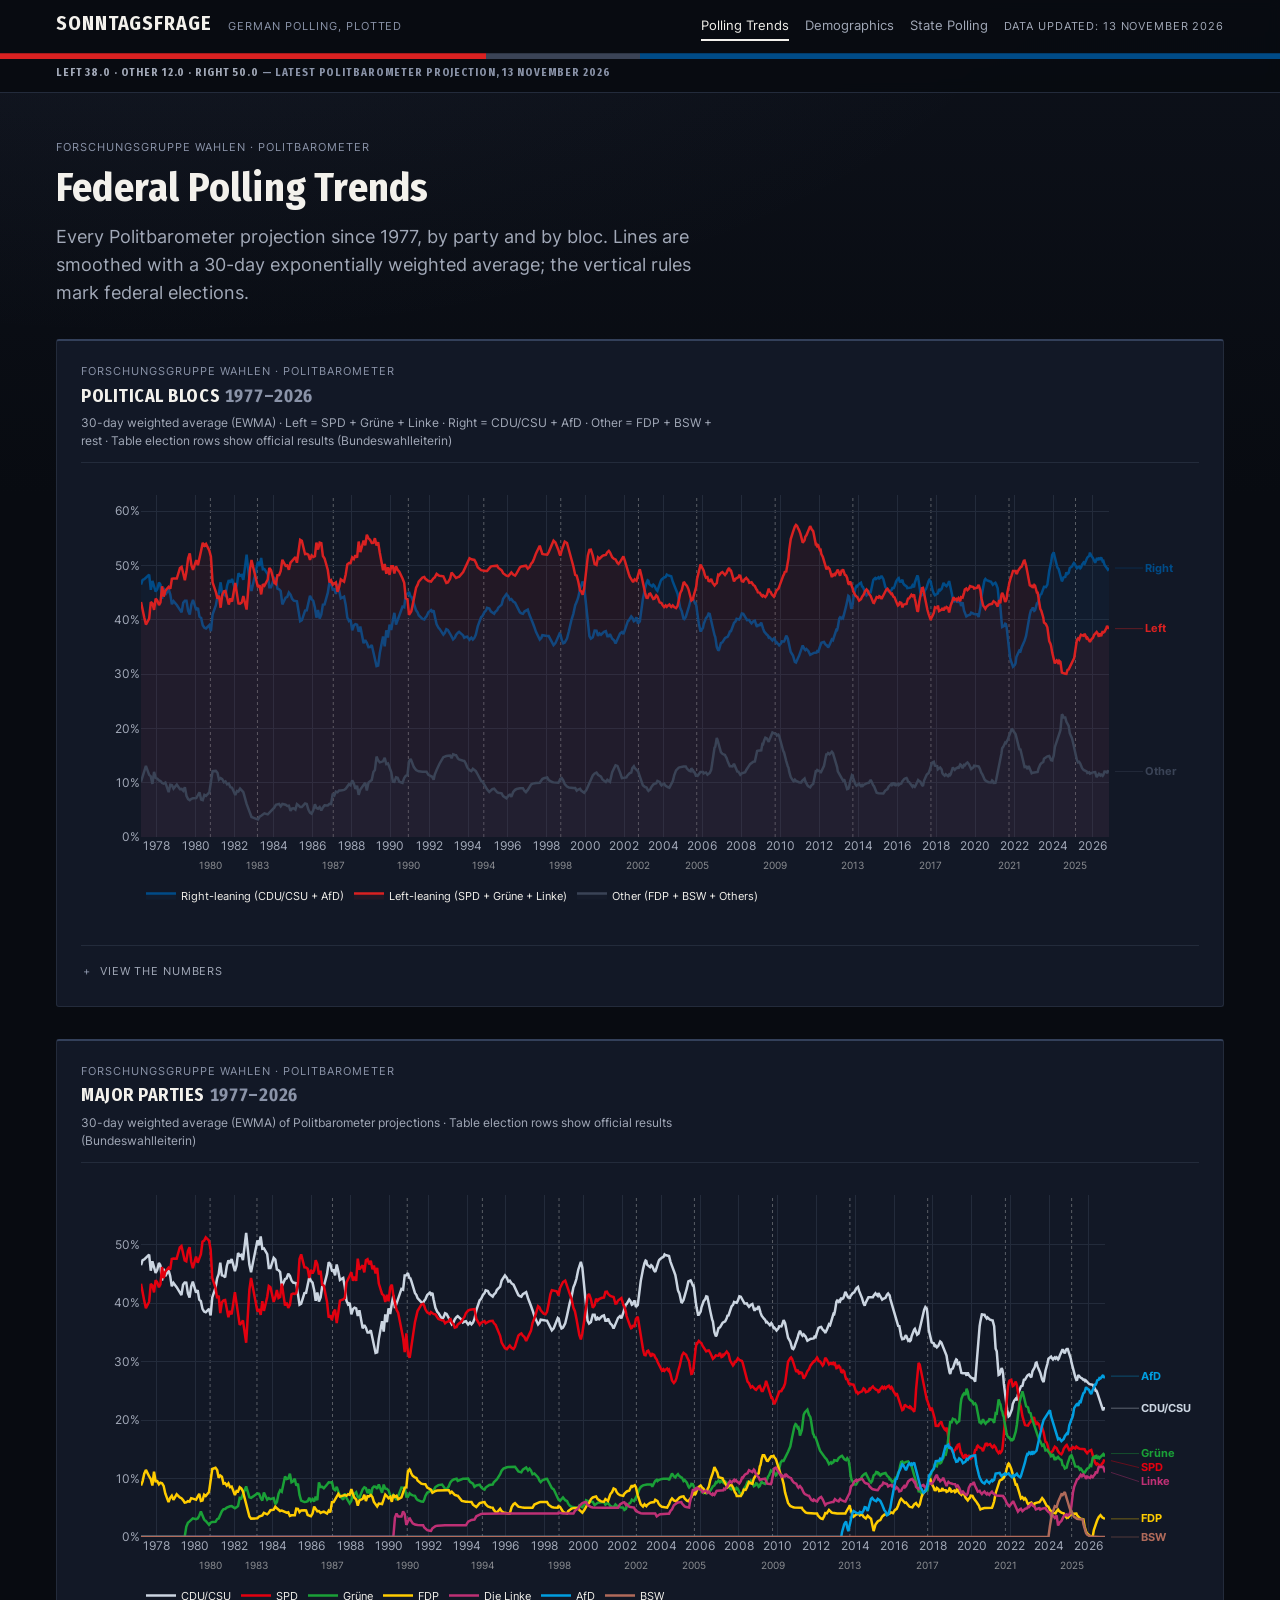
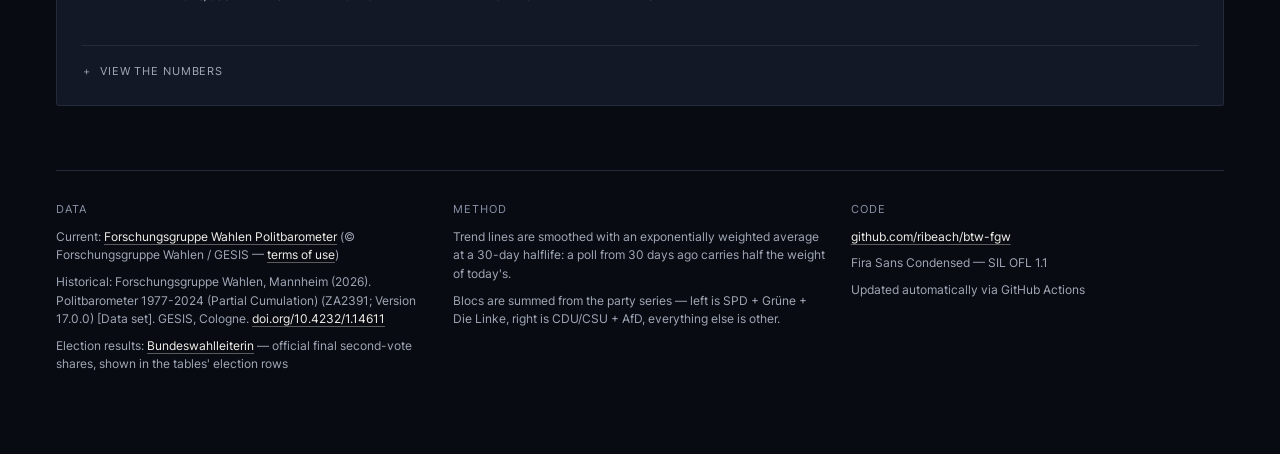
<file: docs/index.html>
<!DOCTYPE html>
<html lang="en">
<head>
  <meta charset="UTF-8">
  <meta name="viewport" content="width=device-width, initial-scale=1.0">
  <title>Federal Polling Trends — Sonntagsfrage</title>
  <meta name="description" content="Every Politbarometer projection from Forschungsgruppe Wahlen, plotted by party and by political bloc.">
  <meta name="theme-color" content="#080B11">
  <link rel="icon" href="favicon.svg" type="image/svg+xml">
  <meta property="og:site_name" content="Sonntagsfrage">
  <meta property="og:type" content="website">
  <meta property="og:title" content="Federal Polling Trends">
  <meta property="og:description" content="Every Politbarometer projection from Forschungsgruppe Wahlen, plotted by party and by political bloc.">
  <meta name="twitter:card" content="summary">
  <link rel="preload" as="font" type="font/woff2" crossorigin href="fonts/fira-sans-condensed-700.woff2">
  <link rel="stylesheet" href="css/style.css">
  <script src="js/vendor/plotly.min.js"></script>
</head>
<body>
  <a class="skip-link" href="#main">Skip to content</a>

  <header class="site-header">
    <div class="site-header__inner">
      <a class="wordmark" href="index.html">Sonntagsfrage</a>
      <span class="wordmark-tag">German polling, plotted</span>
      <nav class="site-nav" aria-label="Primary">
        <a href="index.html" aria-current="page">Polling Trends</a>
        <a href="demographics.html">Demographics</a>
        <a href="state-polling.html">State Polling</a>
      </nav>
      <div id="status" class="stamp" role="status" aria-live="polite">
        <span class="spinner"></span> <span>Loading…</span>
      </div>
    </div>
    <div class="spectrum" id="spectrum" hidden></div>
    <p class="spectrum-readout" id="spectrum-readout" hidden></p>
  </header>

  <div class="container">
    <main id="main" tabindex="-1">
      <div class="page-head">
        <p class="eyebrow">Forschungsgruppe Wahlen · Politbarometer</p>
        <h1 class="page-title">Federal Polling Trends</h1>
        <p class="page-standfirst">Every Politbarometer projection since 1977, by party and by bloc. Lines are smoothed with a 30-day exponentially weighted average; the vertical rules mark federal elections.</p>
      </div>

      <div id="error" role="alert"></div>

      <figure class="chart-container" aria-describedby="blocks-data">
        <figcaption class="panel-head">
          <p class="eyebrow">Forschungsgruppe Wahlen · Politbarometer</p>
          <h2 class="panel-title">Political blocs <span class="panel-title__range tnum" id="blocks-range"></span></h2>
          <p class="panel-note">30-day weighted average (EWMA) · Left = SPD + Grüne + Linke · Right = CDU/CSU + AfD · Other = FDP + BSW + rest · Table election rows show official results (Bundeswahlleiterin)</p>
        </figcaption>
        <div id="blocks-chart" role="img" aria-label="Line chart: polling support for the left, right and other political blocs over time, from Forschungsgruppe Wahlen"></div>
        <details class="chart-data" id="blocks-data">
          <summary>View the numbers</summary>
          <div class="chart-data__scroll">
            <table id="blocks-data-table"></table>
          </div>
        </details>
      </figure>

      <figure class="chart-container" aria-describedby="parties-data">
        <figcaption class="panel-head">
          <p class="eyebrow">Forschungsgruppe Wahlen · Politbarometer</p>
          <h2 class="panel-title">Major parties <span class="panel-title__range tnum" id="parties-range"></span></h2>
          <p class="panel-note">30-day weighted average (EWMA) of Politbarometer projections · Table election rows show official results (Bundeswahlleiterin)</p>
        </figcaption>
        <div id="parties-chart" role="img" aria-label="Line chart: polling support for the major German parties over time, from Forschungsgruppe Wahlen"></div>
        <details class="chart-data" id="parties-data">
          <summary>View the numbers</summary>
          <div class="chart-data__scroll">
            <table id="parties-data-table"></table>
          </div>
        </details>
      </figure>
    </main>

    <footer class="site-footer">
      <div class="footer-col">
        <p class="eyebrow">Data</p>
        <p>Current: <a href="https://www.forschungsgruppe.de/Umfragen/Politbarometer/Langzeitentwicklung_-_Themen_im_Ueberblick/Politik_I/#Projektion" target="_blank" rel="noopener">Forschungsgruppe Wahlen Politbarometer</a> (© Forschungsgruppe Wahlen / GESIS — <a href="https://www.gesis.org/en/institute/data-usage-terms" target="_blank" rel="noopener">terms of use</a>)</p>
        <p>Historical: <cite>Forschungsgruppe Wahlen, Mannheim (2026). <span lang="de">Politbarometer</span> 1977-2024 (Partial Cumulation) (ZA2391; Version 17.0.0) [Data set]. GESIS, Cologne.</cite> <a href="https://doi.org/10.4232/1.14611" target="_blank" rel="noopener">doi.org/10.4232/1.14611</a></p>
        <p>Election results: <a href="https://www.bundeswahlleiterin.de/bundestagswahlen/2025/ergebnisse.html" target="_blank" rel="noopener">Bundeswahlleiterin</a> — official final second-vote shares, shown in the tables' election rows</p>
      </div>
      <div class="footer-col">
        <p class="eyebrow">Method</p>
        <p>Trend lines are smoothed with an exponentially weighted average at a 30-day halflife: a poll from 30 days ago carries half the weight of today's.</p>
        <p>Blocs are summed from the party series — left is SPD + Grüne + Die Linke, right is CDU/CSU + AfD, everything else is other.</p>
      </div>
      <div class="footer-col">
        <p class="eyebrow">Code</p>
        <p><a href="https://github.com/ribeach/btw-fgw" target="_blank" rel="noopener">github.com/ribeach/btw-fgw</a></p>
        <p>Fira Sans Condensed — SIL OFL 1.1</p>
        <p>Updated automatically via GitHub Actions</p>
      </div>
    </footer>
  </div>

  <script type="module" src="js/main.js"></script>
</body>
</html>
</file>
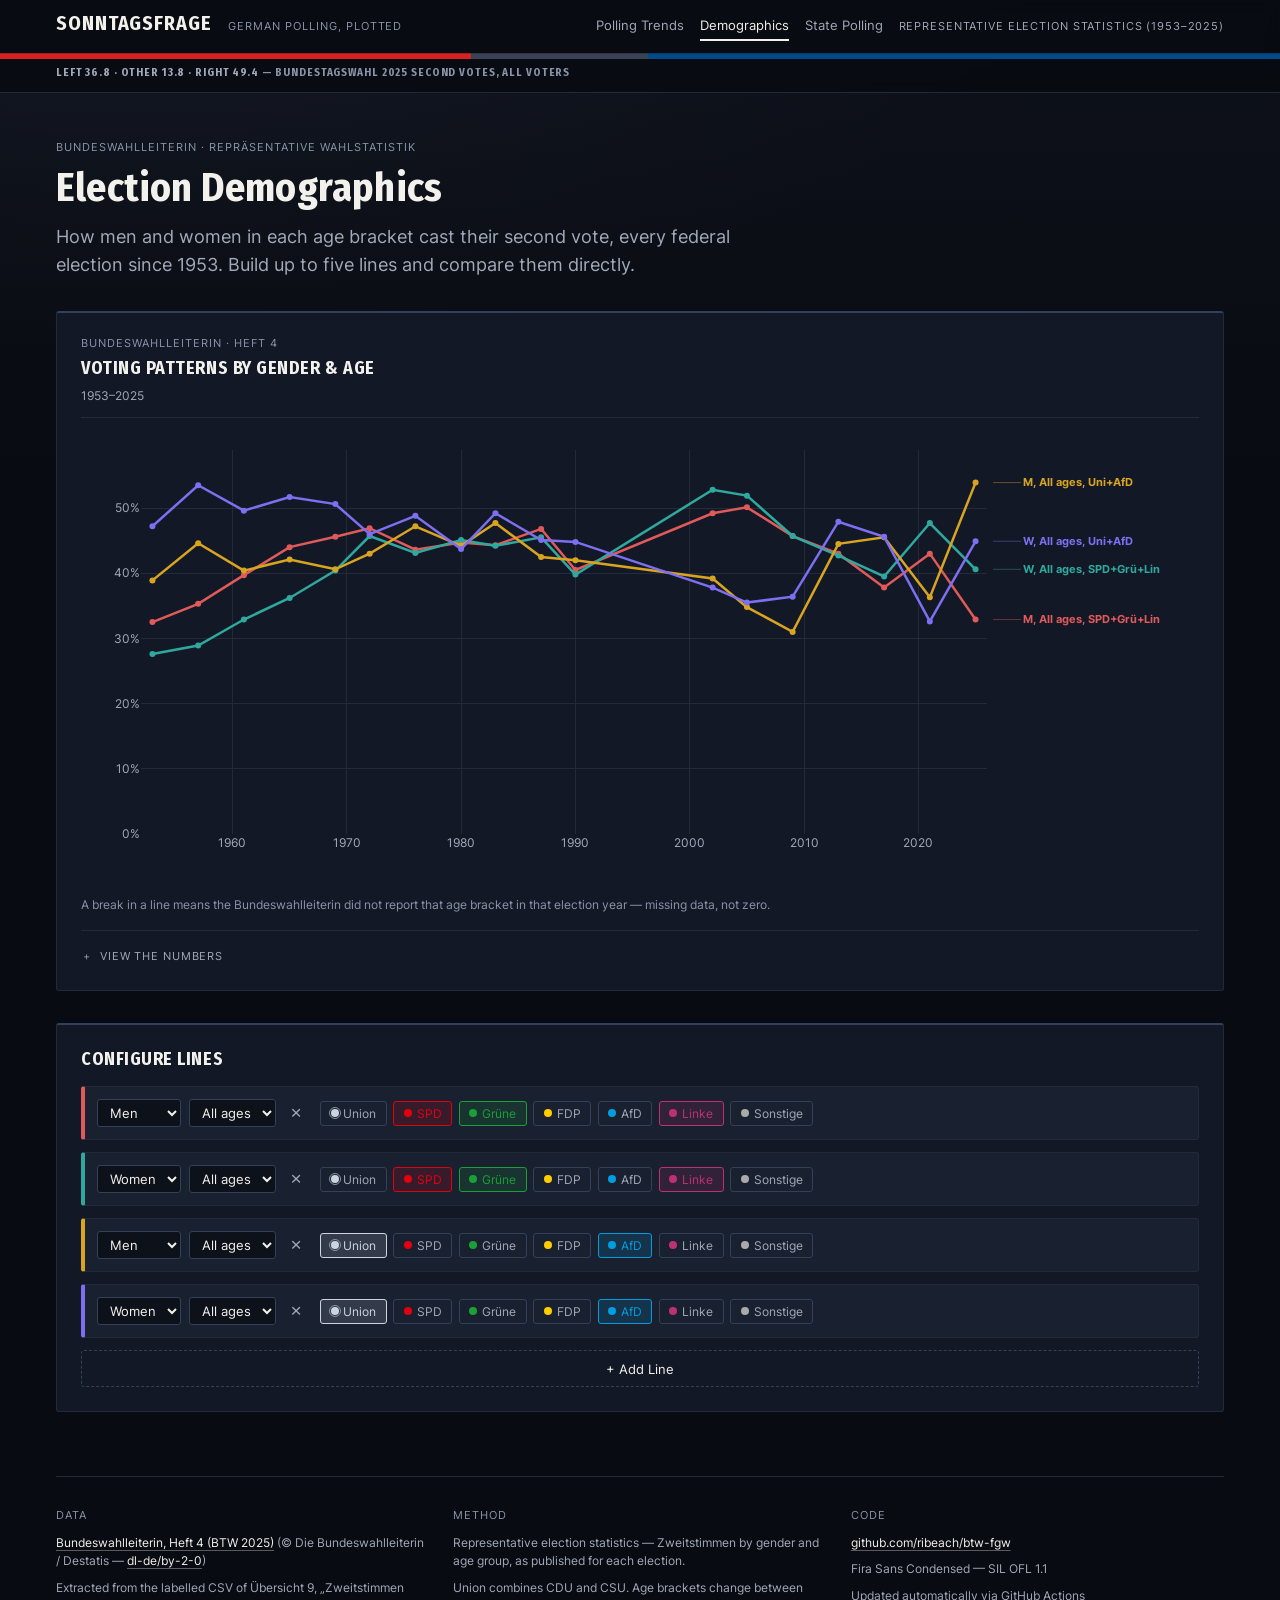
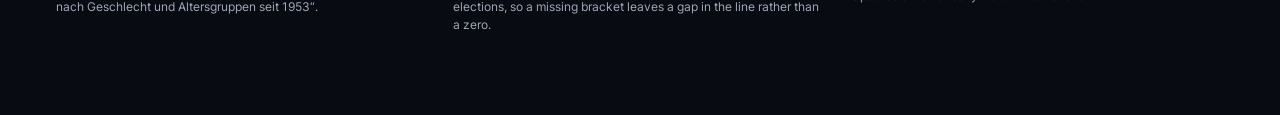
<file: docs/demographics.html>
<!DOCTYPE html>
<html lang="en">
<head>
  <meta charset="UTF-8">
  <meta name="viewport" content="width=device-width, initial-scale=1.0">
  <title>Election Demographics — Sonntagsfrage</title>
  <meta name="description" content="German federal election results by gender and age group — representative voting statistics since 1953.">
  <meta name="theme-color" content="#080B11">
  <link rel="icon" href="favicon.svg" type="image/svg+xml">
  <meta property="og:site_name" content="Sonntagsfrage">
  <meta property="og:type" content="website">
  <meta property="og:title" content="Election Demographics">
  <meta property="og:description" content="German federal election results by gender and age group — representative voting statistics since 1953.">
  <meta name="twitter:card" content="summary">
  <link rel="preload" as="font" type="font/woff2" crossorigin href="fonts/fira-sans-condensed-700.woff2">
  <link rel="stylesheet" href="css/style.css">
  <script src="js/vendor/plotly.min.js"></script>
</head>
<body class="demographics">
  <a class="skip-link" href="#main">Skip to content</a>

  <header class="site-header">
    <div class="site-header__inner">
      <a class="wordmark" href="index.html">Sonntagsfrage</a>
      <span class="wordmark-tag">German polling, plotted</span>
      <nav class="site-nav" aria-label="Primary">
        <a href="index.html">Polling Trends</a>
        <a href="demographics.html" aria-current="page">Demographics</a>
        <a href="state-polling.html">State Polling</a>
      </nav>
      <div id="status" class="stamp" role="status" aria-live="polite">
        <span class="spinner"></span> <span>Loading…</span>
      </div>
    </div>
    <div class="spectrum" id="spectrum" hidden></div>
    <p class="spectrum-readout" id="spectrum-readout" hidden></p>
  </header>

  <div class="container">
    <main id="main" tabindex="-1">
      <div class="page-head">
        <p class="eyebrow"><span lang="de">Bundeswahlleiterin</span> · <span lang="de">Repräsentative Wahlstatistik</span></p>
        <h1 class="page-title">Election Demographics</h1>
        <p class="page-standfirst">How men and women in each age bracket cast their second vote, every federal election since 1953. Build up to five lines and compare them directly.</p>
      </div>

      <div id="error" role="alert"></div>

      <figure class="chart-container" aria-describedby="demographics-data">
        <figcaption class="panel-head">
          <p class="eyebrow">Bundeswahlleiterin · Heft 4</p>
          <h2 class="panel-title">Voting patterns by gender &amp; age</h2>
          <p class="panel-note">1953–2025</p>
        </figcaption>
        <div id="demographics-chart" role="img" aria-label="Line chart: second-vote share by gender, age group and party at every federal election since 1953"></div>
        <p class="chart-footnote">A break in a line means the Bundeswahlleiterin did not report that age bracket in that election year — missing data, not zero.</p>
        <details class="chart-data" id="demographics-data">
          <summary>View the numbers</summary>
          <div class="chart-data__scroll">
            <div id="demographics-table-wrap"></div>
          </div>
        </details>
      </figure>

      <section class="selections-panel">
        <h2 class="panel-title">Configure lines</h2>
        <div id="selections-list"></div>
        <button id="add-selection" class="btn-add">+ Add Line</button>
      </section>
    </main>

    <footer class="site-footer">
      <div class="footer-col">
        <p class="eyebrow">Data</p>
        <p><a href="https://www.bundeswahlleiterin.de/bundestagswahlen/2025/publikationen.html" target="_blank" rel="noopener"><span lang="de">Bundeswahlleiterin, Heft 4</span> (BTW 2025)</a> (© <span lang="de">Die Bundeswahlleiterin</span> / Destatis — <a href="https://www.govdata.de/dl-de/by-2-0" target="_blank" rel="noopener">dl-de/by-2-0</a>)</p>
        <p>Extracted from the labelled CSV of <span lang="de">Übersicht 9, „Zweitstimmen nach Geschlecht und Altersgruppen seit 1953“</span>.</p>
      </div>
      <div class="footer-col">
        <p class="eyebrow">Method</p>
        <p>Representative election statistics — <span lang="de">Zweitstimmen</span> by gender and age group, as published for each election.</p>
        <p>Union combines CDU and CSU. Age brackets change between elections, so a missing bracket leaves a gap in the line rather than a zero.</p>
      </div>
      <div class="footer-col">
        <p class="eyebrow">Code</p>
        <p><a href="https://github.com/ribeach/btw-fgw" target="_blank" rel="noopener">github.com/ribeach/btw-fgw</a></p>
        <p>Fira Sans Condensed — SIL OFL 1.1</p>
        <p>Updated automatically via GitHub Actions</p>
      </div>
    </footer>
  </div>

  <script type="module" src="js/demographics-main.js"></script>
</body>
</html>
</file>
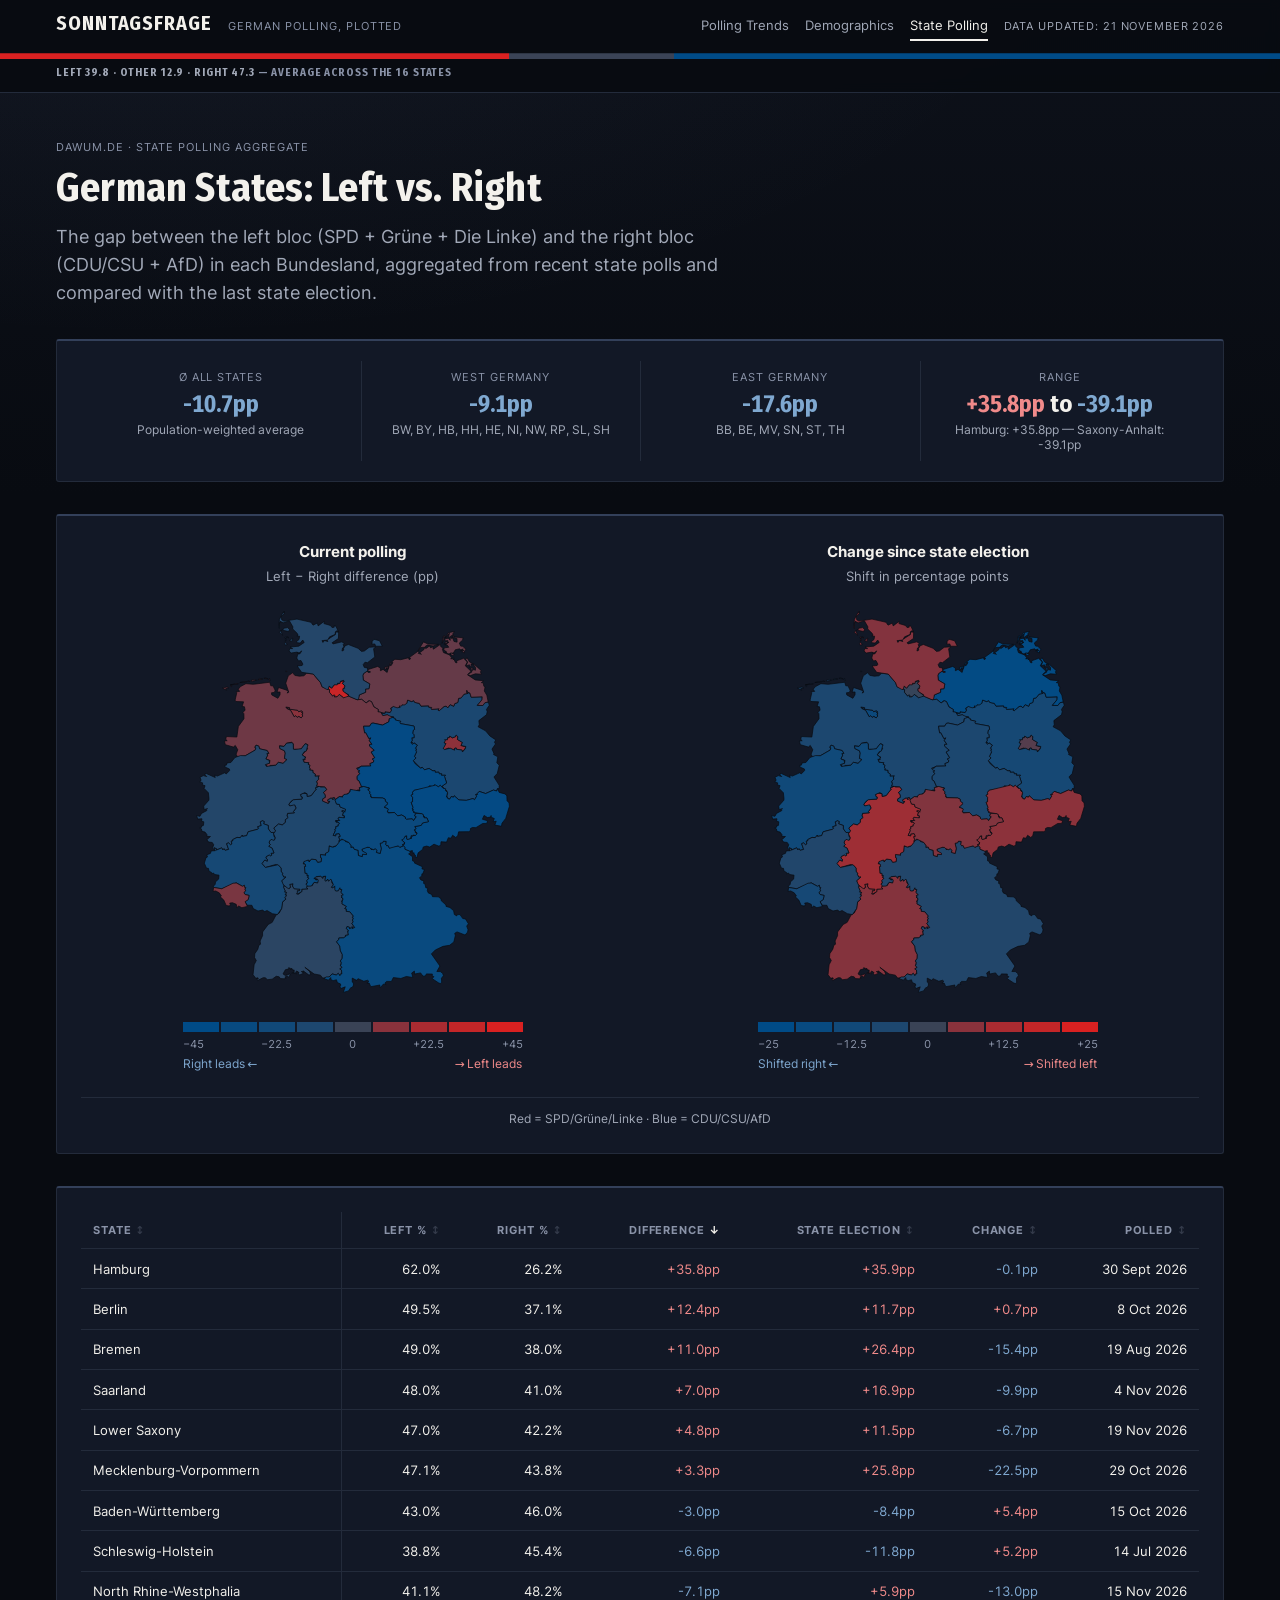
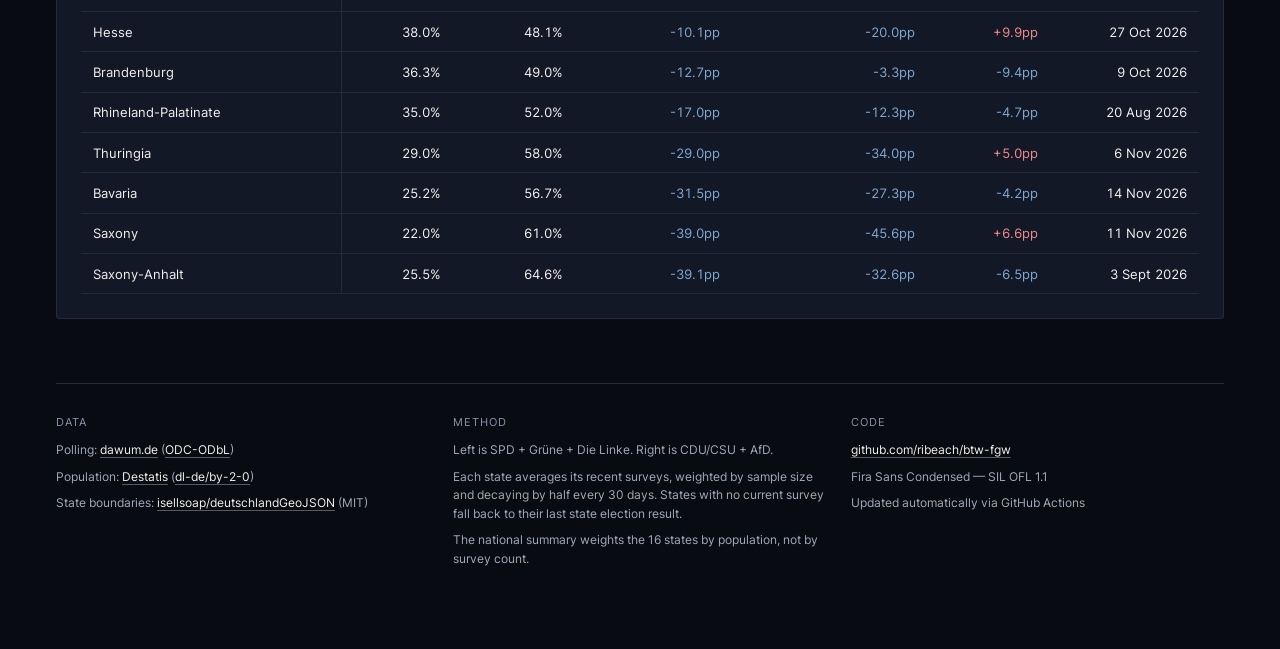
<file: docs/state-polling.html>
<!DOCTYPE html>
<html lang="en">
<head>
  <meta charset="UTF-8">
  <meta name="viewport" content="width=device-width, initial-scale=1.0">
  <title>German States: Left vs. Right — Sonntagsfrage</title>
  <meta name="description" content="Left–right difference (SPD + Grüne + Linke versus CDU/CSU + AfD) across the 16 German states, from current dawum.de polling.">
  <meta name="theme-color" content="#080B11">
  <link rel="icon" href="favicon.svg" type="image/svg+xml">
  <meta property="og:site_name" content="Sonntagsfrage">
  <meta property="og:type" content="website">
  <meta property="og:title" content="German States: Left vs. Right">
  <meta property="og:description" content="Left–right difference (SPD + Grüne + Linke versus CDU/CSU + AfD) across the 16 German states, from current dawum.de polling.">
  <meta name="twitter:card" content="summary">
  <link rel="preload" as="font" type="font/woff2" crossorigin href="fonts/fira-sans-condensed-700.woff2">
  <link rel="stylesheet" href="css/style.css">
</head>
<body class="state-polling">
  <a class="skip-link" href="#main">Skip to content</a>

  <header class="site-header">
    <div class="site-header__inner">
      <a class="wordmark" href="index.html">Sonntagsfrage</a>
      <span class="wordmark-tag">German polling, plotted</span>
      <nav class="site-nav" aria-label="Primary">
        <a href="index.html">Polling Trends</a>
        <a href="demographics.html">Demographics</a>
        <a href="state-polling.html" aria-current="page">State Polling</a>
      </nav>
      <div id="status" class="stamp" role="status" aria-live="polite">
        <span class="spinner"></span> <span>Loading…</span>
      </div>
    </div>
    <div class="spectrum" id="spectrum" hidden></div>
    <p class="spectrum-readout" id="spectrum-readout" hidden></p>
  </header>

  <div class="container">
    <main id="main" tabindex="-1">
      <div class="page-head">
        <p class="eyebrow">dawum.de · State polling aggregate</p>
        <h1 class="page-title">German States: Left vs. Right</h1>
        <p class="page-standfirst">The gap between the left bloc (SPD + Grüne + Die Linke) and the right bloc (CDU/CSU + AfD) in each Bundesland, aggregated from recent state polls and compared with the last state election.</p>
      </div>

      <div id="error" role="alert"></div>

      <div id="segment-bar" class="segment-bar chart-container"></div>

      <a class="skip-link" href="#table-container">Skip maps, go to the data table</a>

      <div class="maps-section chart-container">
        <div class="maps-grid">
          <div class="map-wrapper">
            <h2 class="map-title">Current polling</h2>
            <p class="map-subtitle">Left − Right difference (pp)</p>
            <div id="map-diff" class="map-container"></div>
          </div>
          <div class="map-wrapper">
            <h2 class="map-title">Change since state election</h2>
            <p class="map-subtitle">Shift in percentage points</p>
            <div id="map-change" class="map-container"></div>
          </div>
        </div>
        <p class="maps-key">Red = SPD/Grüne/Linke · Blue = CDU/CSU/AfD</p>
      </div>

      <div id="map-tooltip" class="map-tooltip" style="display:none;"></div>

      <div class="chart-container">
        <h2 class="visually-hidden">All states, sortable</h2>
        <div id="table-container" role="region" aria-label="All states, sortable data table"></div>
        <p id="table-footnote" class="table-footnote" hidden></p>
        <p id="table-sort-status" class="visually-hidden" role="status" aria-live="polite"></p>
      </div>
    </main>

    <footer class="site-footer">
      <div class="footer-col">
        <p class="eyebrow">Data</p>
        <p>Polling: <a href="https://dawum.de" target="_blank" rel="noopener">dawum.de</a> (<a href="https://opendatacommons.org/licenses/odbl/1.0/" target="_blank" rel="noopener">ODC-ODbL</a>)</p>
        <p>Population: <a href="https://www.destatis.de" target="_blank" rel="noopener">Destatis</a> (<a href="https://www.govdata.de/dl-de/by-2-0" target="_blank" rel="noopener">dl-de/by-2-0</a>)</p>
        <p>State boundaries: <a href="https://github.com/isellsoap/deutschlandGeoJSON" target="_blank" rel="noopener">isellsoap/deutschlandGeoJSON</a> (MIT)</p>
      </div>
      <div class="footer-col">
        <p class="eyebrow">Method</p>
        <p>Left is SPD + Grüne + Die Linke. Right is CDU/CSU + AfD.</p>
        <p>Each state averages its recent surveys, weighted by sample size and decaying by half every 30 days. States with no current survey fall back to their last state election result.</p>
        <p>The national summary weights the 16 states by population, not by survey count.</p>
      </div>
      <div class="footer-col">
        <p class="eyebrow">Code</p>
        <p><a href="https://github.com/ribeach/btw-fgw" target="_blank" rel="noopener">github.com/ribeach/btw-fgw</a></p>
        <p>Fira Sans Condensed — SIL OFL 1.1</p>
        <p>Updated automatically via GitHub Actions</p>
      </div>
    </footer>
  </div>

  <script type="module" src="js/state-polling-main.js"></script>
</body>
</html>
</file>
<file: docs/css/style.css>
/* Inter Font Loading */
@font-face {
  font-family: 'Inter';
  src: url('../fonts/inter-regular.woff2') format('woff2');
  font-weight: 400;
  font-style: normal;
  font-display: swap;
}
@font-face {
  font-family: 'Inter';
  src: url('../fonts/inter-bold.woff2') format('woff2');
  font-weight: 700;
  font-style: normal;
  font-display: swap;
}
/* Display face — headlines and big numerals only. SIL OFL 1.1. */
@font-face {
  font-family: 'Fira Sans Condensed';
  src: url('../fonts/fira-sans-condensed-700.woff2') format('woff2');
  font-weight: 700;
  font-style: normal;
  font-display: swap;
}

/* Chrome is achromatic. All hue is data — party colours live in js/config.js,
   bloc scale in js/state-polling-config.js. */
:root {
  /* Ink — surfaces, darkest to lightest */
  --ink-950: #080B11;
  --ink-900: #0D111A;
  --surface: #121826;
  --surface-2: #19202F;
  --rule: #232B3B;
  --rule-strong: #33405A;

  /* Bone — text */
  --bone: #F3F1EC;
  --bone-dim: #A2A9B8;
  --bone-faint: #8A93A8;
  --danger: #F2777A;

  /* Bloc tints — text-safe lifts of the bloc hues, for readouts only */
  --tint-left: #F08A8A;
  --tint-right: #7FA8D0;

  /* Space — 4px base */
  --s1: 4px;
  --s2: 8px;
  --s3: 12px;
  --s4: 16px;
  --s5: 24px;
  --s6: 32px;
  --s7: 48px;
  --s8: 64px;
  --s9: 96px;

  /* Radius — printed edges, not pills */
  --r1: 3px;
  --r2: 6px;

  /* Type */
  --font-ui: 'Inter', system-ui, sans-serif;
  --font-display: 'Fira Sans Condensed', var(--font-ui);
  --fs-micro: .6875rem;
  --fs-xs: .75rem;
  --fs-sm: .8125rem;
  --fs-base: .9375rem;
  --fs-lg: 1.125rem;
  --fs-xl: 1.5rem;
  --fs-2xl: clamp(1.75rem, 3.5vw, 2.5rem);
  --lh-tight: 1.15;
  --lh-body: 1.55;
}

*, *::before, *::after {
  box-sizing: border-box;
  margin: 0;
  padding: 0;
}

[hidden] {
  display: none !important;
}

html {
  background: var(--ink-950);
  min-height: 100%;
}

/* The page ambiance is painted by body::before, a fixed z-index:-1 layer.
   body must never gain transform / filter / opacity: any of those turn it into
   a containing block and the ::before layer gets trapped inside the scroll box
   instead of covering the viewport. */
body {
  font-family: var(--font-ui);
  font-size: var(--fs-base);
  color: var(--bone);
  background: transparent;
  line-height: var(--lh-body);
  min-height: 100vh;
  -webkit-font-smoothing: antialiased;
}

body::before {
  content: "";
  position: fixed;
  inset: 0;
  z-index: -1;
  pointer-events: none;
  background:
    radial-gradient(120% 80% at 12% -10%, rgba(120, 140, 190, 0.07), transparent 60%),
    linear-gradient(180deg, var(--ink-900) 0%, var(--ink-950) 55%);
}

/* Visible keyboard focus indicator (keyboard-only via :focus-visible) */
:focus-visible {
  outline: 2px solid var(--bone);
  outline-offset: 2px;
}

/* Links in body copy: underlined, hairline-quiet until hover. */
a {
  color: var(--bone);
  text-decoration-line: underline;
  text-decoration-thickness: 1px;
  text-decoration-color: color-mix(in srgb, var(--bone) 35%, transparent);
  text-underline-offset: 3px;
  transition: text-decoration-color 0.15s ease;
}
a:hover {
  text-decoration-color: var(--bone);
}

/* Charts are wrapped in <figure>; neutralize the default figure margin */
figure {
  margin: 0;
}

/* Utilities */
.visually-hidden {
  position: absolute;
  width: 1px;
  height: 1px;
  margin: -1px;
  padding: 0;
  overflow: hidden;
  clip: rect(0 0 0 0);
  clip-path: inset(50%);
  white-space: nowrap;
  border: 0;
}

.tnum {
  font-variant-numeric: tabular-nums;
}

.skip-link {
  position: fixed;
  top: -100px;
  left: var(--s4);
  z-index: 100;
  padding: var(--s2) var(--s4);
  background: var(--surface-2);
  color: var(--bone);
  border: 1px solid var(--rule-strong);
  border-radius: var(--r1);
  font-size: var(--fs-sm);
  text-decoration: none;
  transition: top 0.15s ease;
}
.skip-link:focus {
  top: var(--s3);
}

.container {
  max-width: 1200px;
  margin: 0 auto;
  padding: var(--s7) var(--s4) var(--s6);
}

#main:focus {
  outline: none;
}

/* ── Masthead ── */

.site-header {
  position: sticky;
  top: 0;
  z-index: 20;
  border-bottom: 1px solid var(--rule);
  background: color-mix(in srgb, var(--ink-950) 92%, transparent);
  /* The one permitted blur in the design: the masthead sits over scrolling data. */
  backdrop-filter: blur(6px);
  -webkit-backdrop-filter: blur(6px);
}

.site-header__inner {
  max-width: 1200px;
  margin: 0 auto;
  padding: var(--s3) var(--s4);
  display: flex;
  align-items: baseline;
  flex-wrap: wrap;
  gap: var(--s2) var(--s4);
}

.wordmark {
  font-family: var(--font-display);
  font-size: 1.25rem;
  font-weight: 700;
  line-height: var(--lh-tight);
  letter-spacing: 0.045em;
  text-transform: uppercase;
  color: var(--bone);
  text-decoration: none;
}
.wordmark:hover {
  text-decoration: none;
}

.wordmark-tag {
  font-size: var(--fs-micro);
  letter-spacing: 0.09em;
  text-transform: uppercase;
  color: var(--bone-faint);
}

.site-nav {
  display: flex;
  gap: var(--s4);
  margin-left: auto;
}
.site-nav a {
  font-size: var(--fs-sm);
  color: var(--bone-dim);
  text-decoration: none;
  padding-bottom: var(--s1);
  border-bottom: 2px solid transparent;
  transition: color 0.15s ease, border-color 0.15s ease;
  white-space: nowrap;
}
.site-nav a:hover {
  color: var(--bone);
  border-bottom-color: var(--rule-strong);
  text-decoration: none;
}
.site-nav a[aria-current="page"] {
  color: var(--bone);
  border-bottom-color: var(--bone);
}

/* The updated / loading stamp. Keeps id #status — JS writes into it. */
.stamp {
  display: inline-flex;
  align-items: center;
  gap: var(--s2);
  font-size: var(--fs-micro);
  letter-spacing: 0.08em;
  text-transform: uppercase;
  color: var(--bone-faint);
  white-space: nowrap;
}
.stamp.success {
  color: var(--bone-dim);
}
.stamp.success .spinner {
  display: none;
}
.stamp:empty {
  display: none;
}

.spinner {
  width: 10px;
  height: 10px;
  border: 1.5px solid var(--bone-faint);
  border-bottom-color: transparent;
  border-radius: 50%;
  display: inline-block;
  flex-shrink: 0;
  animation: rotation 1s linear infinite;
}

/* ── Spectrum bar — the live left / other / right tally under the masthead ── */

.spectrum {
  display: flex;
  width: 100%;
  height: 6px;
  animation: spectrum-wipe 420ms ease-out both;
}
.spectrum-seg {
  flex-grow: 0;
  flex-shrink: 0;
  min-width: 2px;
  height: 100%;
}

.spectrum-readout {
  max-width: 1200px;
  margin: 0 auto;
  padding: var(--s2) var(--s4) var(--s3);
  font-family: var(--font-display);
  font-size: var(--fs-micro);
  font-weight: 700;
  letter-spacing: 0.08em;
  text-transform: uppercase;
  line-height: var(--lh-tight);
  color: var(--bone-dim);
}
.spectrum-caption {
  color: var(--bone-faint);
}

/* ── Page title block ── */

.page-head {
  margin-bottom: var(--s6);
}

.eyebrow {
  font-size: var(--fs-micro);
  font-weight: 400;
  letter-spacing: 0.09em;
  text-transform: uppercase;
  color: var(--bone-faint);
  line-height: var(--lh-tight);
}

.page-title {
  font-family: var(--font-display);
  font-size: var(--fs-2xl);
  font-weight: 700;
  line-height: var(--lh-tight);
  letter-spacing: 0.005em;
  color: var(--bone);
  margin: var(--s3) 0 var(--s3);
}

.page-standfirst {
  font-size: var(--fs-lg);
  color: var(--bone-dim);
  line-height: var(--lh-body);
  max-width: 62ch;
}

/* ── Panels — flat opaque stock, hairline rules, a heavier top rule as the
   "printed" edge. .chart-container and .selections-panel are aliases. ── */
.panel,
.chart-container,
.selections-panel {
  background: var(--surface);
  border: 1px solid var(--rule);
  border-top: 2px solid var(--rule-strong);
  border-radius: var(--r1);
  padding: var(--s5);
  margin-bottom: var(--s6);
}

.panel-title {
  font-family: var(--font-display);
  font-size: var(--fs-lg);
  font-weight: 700;
  letter-spacing: 0.03em;
  text-transform: uppercase;
  line-height: var(--lh-tight);
  color: var(--bone);
  margin-bottom: var(--s4);
}

.chart-container .js-plotly-plot {
  width: 100%;
}

#error {
  display: none;
  color: var(--danger);
  background: var(--surface);
  border: 1px solid var(--rule);
  border-left: 3px solid var(--danger);
  border-radius: var(--r1);
  padding: var(--s4) var(--s5);
  margin-bottom: var(--s5);
  font-size: var(--fs-sm);
}

.btn-retry {
  margin-top: var(--s3);
  background: transparent;
  border: 1px solid var(--rule-strong);
  border-radius: var(--r1);
  color: var(--bone);
  font: inherit;
  font-size: var(--fs-sm);
  padding: var(--s2) var(--s4);
  cursor: pointer;
  transition: background 0.15s ease, border-color 0.15s ease;
}
.btn-retry:hover {
  background: var(--surface-2);
  border-color: var(--bone-faint);
}

/* ── Footer ledger ── */

.site-footer {
  display: grid;
  grid-template-columns: repeat(3, 1fr);
  gap: var(--s5);
  align-items: start;
  text-align: left;
  font-size: var(--fs-xs);
  line-height: var(--lh-body);
  color: var(--bone-dim);
  border-top: 1px solid var(--rule);
  margin-top: var(--s8);
  padding: var(--s6) 0 var(--s7);
}
.site-footer .eyebrow {
  margin-bottom: var(--s3);
}
.footer-col p + p {
  margin-top: var(--s2);
}
.site-footer cite {
  font-style: normal;
}

/* Animations */
@keyframes rotation {
  0% { transform: rotate(0deg); }
  100% { transform: rotate(360deg); }
}
@keyframes rise-in {
  from { opacity: 0; transform: translateY(8px); }
  to   { opacity: 1; transform: none; }
}
@keyframes spectrum-wipe {
  from { clip-path: inset(0 100% 0 0); }
  to   { clip-path: inset(0 0 0 0); }
}

/* One orchestrated entrance: the page settles in a single short cascade.
   The staggered items are the blocks inside <main> plus the footer that follows
   it; <main> itself is a bare landmark wrapper and is deliberately left out, so
   no transform ever lands on an ancestor of the fixed-position map tooltip.
   fill-mode is `backwards` so no transform survives the animation either. */
.container > #main > *,
.container > .site-footer {
  animation: rise-in 480ms cubic-bezier(0.2, 0.6, 0.2, 1) backwards;
}
.container > #main > *:nth-child(2) { animation-delay: 60ms; }
.container > #main > *:nth-child(3) { animation-delay: 120ms; }
.container > #main > *:nth-child(n+4),
.container > .site-footer { animation-delay: 180ms; }

@media (prefers-reduced-motion: reduce) {
  *, *::before, *::after {
    animation-duration: 0.001ms !important;
    animation-iteration-count: 1 !important;
    transition-duration: 0.001ms !important;
  }
  .container > *,
  .container > #main > *,
  .spectrum {
    animation: none !important;
    opacity: 1 !important;
    transform: none !important;
    clip-path: none !important;
  }
  .spinner {
    animation: none !important;
    border-bottom-color: var(--bone-faint);
  }
}

/* Demographics chart: explicit height so Plotly's height:100% update doesn't collapse it */
.demographics #demographics-chart {
  height: 450px;
}

/* Federal polling charts: explicit height so Plotly's height:100% update doesn't collapse them on first paint */
#blocks-chart,
#parties-chart {
  height: 450px;
}

/* Demographics Page — Selection Panel */

/* Selection Cards */
.demographics .selection-card {
  display: flex;
  align-items: center;
  gap: var(--s3);
  padding: var(--s3);
  border: 1px solid var(--rule);
  border-radius: var(--r1);
  margin-bottom: var(--s3);
  background: var(--surface-2);
  border-left: 4px solid var(--card-color, var(--rule-strong));
}
.demographics .selection-card .card-controls {
  display: flex;
  align-items: center;
  gap: var(--s2);
  flex-shrink: 0;
}
.demographics .selection-card select {
  background: var(--ink-900);
  color: var(--bone);
  border: 1px solid var(--rule-strong);
  border-radius: var(--r1);
  padding: var(--s1) var(--s2);
  font-family: inherit;
  font-size: var(--fs-sm);
  cursor: pointer;
}
.demographics .selection-card select:focus-visible {
  outline: 2px solid var(--bone);
  outline-offset: 2px;
}

/* Party Pills */
.demographics .party-pills {
  display: flex;
  flex-wrap: wrap;
  gap: 0.4rem;
  flex: 1;
}
.demographics .party-pill {
  display: inline-flex;
  align-items: center;
  gap: 0.3rem;
  padding: 0.25rem 0.6rem;
  border-radius: var(--r1);
  border: 1px solid var(--rule-strong);
  font-family: inherit;
  font-size: var(--fs-xs);
  cursor: pointer;
  transition: color 0.15s, border-color 0.15s, background 0.15s;
  user-select: none;
  color: var(--bone-dim);
  background: transparent;
}
.demographics .party-pill:hover {
  border-color: var(--pill-color);
}
.demographics .party-pill.checked {
  border-color: var(--pill-color);
  color: var(--pill-color);
  background: color-mix(in srgb, var(--pill-color) 15%, transparent);
}
.demographics .party-pill .pill-dot {
  width: 8px;
  height: 8px;
  border-radius: 50%;
  background: var(--pill-color);
}

/* Add / Remove Buttons */
.demographics .btn-add {
  background: transparent;
  border: 1px dashed var(--rule-strong);
  color: var(--bone);
  border-radius: var(--r1);
  padding: 0.6rem 1.2rem;
  cursor: pointer;
  font-family: inherit;
  font-size: var(--fs-sm);
  transition: background 0.15s, border-color 0.15s;
  width: 100%;
}
.demographics .btn-add:hover:not(:disabled) {
  background: var(--surface-2);
  border-color: var(--bone-faint);
}
.demographics .btn-add:disabled {
  opacity: 0.4;
  cursor: not-allowed;
}
.demographics .btn-remove {
  background: none;
  border: none;
  color: var(--bone-dim);
  cursor: pointer;
  font-size: 1.2rem;
  padding: 0.25rem 0.4rem;
  border-radius: var(--r1);
  transition: color 0.2s;
  flex-shrink: 0;
  line-height: 1;
}
.demographics .btn-remove:hover {
  color: var(--danger);
}
.demographics .btn-remove:disabled {
  opacity: 0.3;
  cursor: not-allowed;
}

/* Mobile breakpoint: keep in sync with MOBILE_BREAKPOINT_PX in docs/js/config.js */
@media (max-width: 768px) {
  .container {
    padding: var(--s6) var(--s4) var(--s5);
  }
  /* Below the mobile breakpoint the masthead releases: vertical space is scarce
     and a 3-line sticky header would eat the fold. */
  .site-header {
    position: static;
  }
  .site-header__inner {
    padding: var(--s3);
  }
  .site-nav {
    gap: var(--s3);
    margin-left: 0;
    width: 100%;
    order: 3;
  }
  .stamp {
    margin-left: auto;
  }
  .spectrum-readout {
    padding: var(--s2) var(--s3) var(--s3);
  }
  .panel,
  .chart-container,
  .selections-panel {
    padding: var(--s3);
  }
  .site-footer {
    grid-template-columns: 1fr;
    gap: var(--s5);
  }
  .demographics .selection-card {
    flex-direction: column;
    align-items: stretch;
    gap: 0.5rem;
  }
  .demographics .selection-card .card-controls {
    justify-content: space-between;
  }
  .demographics .selection-card select {
    flex: 1;
  }
  .demographics .selections-panel {
    padding: var(--s3);
  }
  .demographics .party-pills {
    gap: 0.3rem;
  }
  .demographics #demographics-chart {
    height: 350px;
  }
  #blocks-chart,
  #parties-chart {
    height: 350px;
  }
}

/* ── State Polling Page ── */

/* Segment summary bar */
.state-polling .segment-bar {
  display: grid;
  grid-template-columns: repeat(4, 1fr);
  gap: 1rem;
  padding: 1.25rem 1.5rem;
}
.state-polling .segment-card {
  text-align: center;
  padding: 0.5rem;
}
.state-polling .segment-label {
  font-size: var(--fs-micro);
  color: var(--bone-faint);
  margin-bottom: 0.3rem;
  text-transform: uppercase;
  letter-spacing: 0.08em;
}
.state-polling .segment-value {
  font-family: var(--font-display);
  font-size: var(--fs-xl);
  font-weight: 700;
  line-height: var(--lh-tight);
  font-variant-numeric: tabular-nums;
  margin-bottom: 0.2rem;
}
.state-polling .segment-sub {
  font-size: var(--fs-xs);
  color: var(--bone-dim);
  line-height: 1.3;
}

/* Map section */
.state-polling .maps-section {
  padding: 1.5rem;
}
.state-polling .maps-grid {
  display: grid;
  grid-template-columns: 1fr 1fr;
  gap: 2rem;
}
.state-polling .map-wrapper {
  display: flex;
  flex-direction: column;
  align-items: center;
}
.state-polling .map-title {
  font-size: var(--fs-base);
  font-weight: 700;
  color: var(--bone);
  margin-bottom: 0.15rem;
  text-align: center;
}
.state-polling .map-subtitle {
  font-size: var(--fs-sm);
  color: var(--bone-dim);
  margin-bottom: 0.75rem;
  text-align: center;
}
.state-polling .map-container {
  width: 100%;
  max-width: 340px;
  position: relative;
}
.state-polling .map-container svg {
  display: block;
  width: 100%;
  height: auto;
}
.state-polling .map-container path {
  stroke: var(--ink-950);
  stroke-width: 1;
  cursor: pointer;
  transition: opacity 0.12s;
}
.state-polling .map-container path:hover {
  opacity: 0.78;
  stroke-width: 1.5;
  stroke: var(--bone);
}

/* Map legends are built in JS, one per map — see the appended
   "state polling page" block at the end of this file. */
.state-polling .legend-right { color: var(--tint-right); }
.state-polling .legend-left  { color: var(--tint-left); }

/* Tooltip */
.map-tooltip {
  position: fixed;
  pointer-events: none;
  z-index: 100;
  background: var(--surface);
  border: 1px solid var(--rule-strong);
  border-radius: var(--r1);
  padding: 0.65rem 0.9rem;
  font-size: var(--fs-sm);
  color: var(--bone);
  min-width: 190px;
}
.map-tooltip .tooltip-title {
  font-family: var(--font-display);
  font-weight: 700;
  font-size: var(--fs-base);
  letter-spacing: 0.02em;
  text-transform: uppercase;
  margin-bottom: 0.4rem;
  color: var(--bone);
}
.map-tooltip .tooltip-row {
  display: flex;
  justify-content: space-between;
  gap: 0.75rem;
  margin-bottom: 0.15rem;
  font-variant-numeric: tabular-nums;
}
.map-tooltip .tooltip-row span:first-child {
  color: var(--bone-dim);
}

/* Diff readouts, on the same diverging scale as the maps: a positive number
   means the LEFT bloc is ahead (red), negative means the right bloc (blue). */
.pos { color: var(--tint-left); }
.neg { color: var(--tint-right); }

/* Data table */
.state-polling .state-table {
  width: 100%;
  border-collapse: collapse;
  font-size: var(--fs-sm);
}
.state-polling .state-table th,
.state-polling .state-table td {
  padding: 0.6rem 0.75rem;
  text-align: right;
  border-bottom: 1px solid var(--rule);
}
.state-polling .state-table td {
  font-variant-numeric: tabular-nums;
}
.state-polling .state-table th:first-child,
.state-polling .state-table td:first-child {
  text-align: left;
}
.state-polling .state-table th {
  font-size: var(--fs-micro);
  text-transform: uppercase;
  letter-spacing: 0.08em;
  color: var(--bone-faint);
  cursor: pointer;
  user-select: none;
  white-space: nowrap;
}
.state-polling .state-table th:hover {
  color: var(--bone);
}
.state-polling .state-table th .th-sort {
  background: none;
  border: 0;
  padding: 0;
  margin: 0;
  color: inherit;
  font: inherit;
  letter-spacing: inherit;
  text-transform: inherit;
  cursor: pointer;
}
.state-polling .state-table tbody tr:hover {
  background: var(--surface-2);
}

@media (max-width: 768px) {
  .state-polling .segment-bar {
    grid-template-columns: 1fr 1fr;
  }
  .state-polling .maps-grid {
    grid-template-columns: 1fr;
    gap: 1.5rem;
  }
  .state-polling .map-container {
    max-width: 100%;
  }
}

/* Touch devices: raise interactive controls to the ≥44px minimum tap target.
   Gated on input modality (pointer: coarse), not viewport width, so touch
   laptops benefit while desktop-mouse density stays compact. */
@media (pointer: coarse) {
  .site-nav a {
    display: inline-flex;
    align-items: center;
    min-height: 44px;
  }
  .demographics .party-pill {
    min-height: 44px;
    padding-top: 0.5rem;
    padding-bottom: 0.5rem;
  }
  .demographics .btn-remove {
    min-width: 44px;
    min-height: 44px;
    display: inline-flex;
    align-items: center;
    justify-content: center;
  }
  .state-polling .state-table th .th-sort {
    min-height: 44px;
  }
}

/* Very narrow screens: the tagline is the first thing to go. */
@media (max-width: 480px) {
  .wordmark-tag {
    display: none;
  }
}

/* Raise the quiet greys when the reader has asked for more contrast. The two
   bone steps move together so the hierarchy survives — faint stays below dim,
   both stay well clear of AA on every surface. */
@media (prefers-contrast: more) {
  :root {
    --bone-dim: #CBD2DE;
    --bone-faint: #A9B2C4;
    --rule: #3A465C;
  }
}

/* Forced-colours (Windows high contrast): the OS owns text and surfaces, so
   only the data marks opt out — everything else must inherit system colours. */
@media (forced-colors: active) {
  .site-header {
    background: Canvas;
    backdrop-filter: none;
    -webkit-backdrop-filter: none;
  }
  .site-nav a[aria-current="page"] {
    border-bottom-color: Highlight;
    color: Highlight;
  }
  .state-polling .map-container path,
  .spectrum-seg,
  .state-polling .legend-swatch,
  .demographics .party-pill .pill-dot {
    forced-color-adjust: none;
  }
  .panel,
  .chart-container,
  .selections-panel,
  .map-tooltip {
    border-color: CanvasText;
  }
  .skip-link:focus {
    background: Canvas;
    color: CanvasText;
  }
}

/* === Federal polling page === */

/* Panel head — the chart's masthead. Lives in HTML rather than inside Plotly,
   so it is selectable, translatable and legible to assistive tech. */
.panel-head {
  margin-bottom: var(--s4);
  padding-bottom: var(--s3);
  border-bottom: 1px solid var(--rule);
}
.panel-head .eyebrow {
  margin-bottom: var(--s2);
}
.panel-head .panel-title {
  margin-bottom: var(--s2);
}

.panel-title__range {
  color: var(--bone-faint);
  letter-spacing: 0.04em;
}

.panel-note {
  font-size: var(--fs-xs);
  line-height: 1.5;
  color: var(--bone-dim);
  max-width: 80ch;
}

/* "View the numbers" — the tabular equivalent of each chart, for readers the
   SVG cannot serve. Folded away by default; the figure points at it via
   aria-describedby. */
.chart-data {
  margin-top: var(--s4);
  padding-top: var(--s3);
  border-top: 1px solid var(--rule);
}
.chart-data > summary {
  display: inline-flex;
  align-items: center;
  gap: var(--s2);
  font-size: var(--fs-micro);
  letter-spacing: 0.08em;
  text-transform: uppercase;
  color: var(--bone-dim);
  cursor: pointer;
  user-select: none;
  list-style: none;
}
.chart-data > summary::-webkit-details-marker {
  display: none;
}
.chart-data > summary::before {
  content: "+";
  display: inline-block;
  width: 1em;
  text-align: center;
  color: var(--bone-faint);
}
.chart-data[open] > summary::before {
  content: "−";
}
.chart-data > summary:hover {
  color: var(--bone);
}

.chart-data__scroll {
  margin-top: var(--s3);
  overflow-x: auto;
}

.chart-data table {
  width: 100%;
  border-collapse: collapse;
  font-size: var(--fs-xs);
}
.chart-data th,
.chart-data td {
  padding: var(--s2) var(--s3);
  text-align: right;
  white-space: nowrap;
  border-bottom: 1px solid var(--rule);
}
.chart-data thead th {
  font-size: var(--fs-micro);
  font-weight: 700;
  letter-spacing: 0.06em;
  text-transform: uppercase;
  color: var(--bone-faint);
}
.chart-data thead th:first-child,
.chart-data tbody th[scope="row"] {
  text-align: left;
}
.chart-data tbody th[scope="row"] {
  font-weight: 400;
  color: var(--bone-dim);
}
/* The closing row is the live reading — the only one set in full-strength bone. */
.chart-data tbody tr:last-child th,
.chart-data tbody tr:last-child td {
  border-bottom: 0;
  color: var(--bone);
}

@media (pointer: coarse) {
  .chart-data > summary {
    min-height: 44px;
  }
}

/* The federal charts carry a horizontal legend and a labelled election axis
   below the plot, so they need more height on mobile than the 350px default. */
@media (max-width: 768px) {
  #blocks-chart,
  #parties-chart {
    height: 420px;
  }
}

/* === State polling page === */

/* Segment bar as a ledger: four columns of one table, divided by hairlines
   rather than four floating tiles. */
.state-polling .segment-bar {
  gap: 0;
}
.state-polling .segment-card {
  padding: var(--s2) var(--s4);
}
.state-polling .segment-card + .segment-card {
  border-left: 1px solid var(--rule);
}

/* Map legend — one per map, built in JS so each carries its own domain.
   Discrete swatches sampled from the same ramp that fills the states, which a
   linear CSS gradient could not honestly represent (the fills run on sqrt). */
.state-polling .map-legend {
  width: 100%;
  max-width: 340px;
  margin-top: var(--s4);
  font-size: var(--fs-xs);
  color: var(--bone-dim);
}
.state-polling .legend-swatches {
  display: flex;
  gap: 2px;
}
.state-polling .legend-swatch {
  flex: 1 1 0;
  height: 10px;
  border: 0;
}
.state-polling .legend-ticks {
  display: flex;
  justify-content: space-between;
  margin-top: var(--s1);
  font-size: var(--fs-micro);
  font-variant-numeric: tabular-nums;
  color: var(--bone-faint);
}
.state-polling .legend-ends {
  display: flex;
  justify-content: space-between;
  gap: var(--s3);
  margin-top: 2px;
  font-size: var(--fs-xs);
}
.state-polling .legend-note {
  margin-top: var(--s2);
  font-size: var(--fs-micro);
  color: var(--bone-faint);
  line-height: 1.35;
}
.state-polling .maps-key {
  margin-top: var(--s5);
  padding-top: var(--s3);
  border-top: 1px solid var(--rule);
  text-align: center;
  font-size: var(--fs-xs);
  color: var(--bone-dim);
}

/* Keyboard-reachable states. The focus ring is drawn as a stroke on the shape
   itself; overflow:visible keeps the outer half of that stroke from being
   clipped by the SVG viewport on border states. */
.state-polling .map-container svg {
  overflow: visible;
}
.state-polling .map-container path:focus {
  outline: none;
}
.state-polling .map-container path:focus-visible {
  stroke: var(--bone);
  stroke-width: 2.5;
}

/* Tooltip flag for a state with no current survey. */
.map-tooltip .tooltip-note {
  margin-bottom: 0.35rem;
  padding-bottom: 0.3rem;
  border-bottom: 1px solid var(--rule);
  font-size: var(--fs-micro);
  line-height: 1.35;
  color: var(--bone-dim);
  max-width: 22ch;
}

/* Table: one horizontally scrolling region at every width, with the state
   column pinned so a scrolled row never loses its label. */
.state-polling #table-container {
  overflow-x: auto;
  /* The "skip maps" link lands here; clear the sticky masthead. */
  scroll-margin-top: 96px;
  scrollbar-width: thin;
  scrollbar-color: var(--rule-strong) transparent;
}
/* Fade the right edge only: a left-hand fade would dissolve the sticky state
   column, which is the one thing that must stay legible while scrolling.
   Gated on the classes renderTable's updateScrollAffordance sets — the mask is
   an affordance for hidden content, so it must not dim the last column at
   widths where the table fits, or once the reader has scrolled to the end.
   Dropped while focused too: a mask clips the focus ring along with everything
   else the element paints. */
.state-polling #table-container.is-scrollable:not(.is-at-end):not(:focus-visible) {
  -webkit-mask-image: linear-gradient(to right, #000 calc(100% - 32px), transparent 100%);
  mask-image: linear-gradient(to right, #000 calc(100% - 32px), transparent 100%);
}
.state-polling #table-container::-webkit-scrollbar {
  height: 8px;
}
.state-polling #table-container::-webkit-scrollbar-track {
  background: transparent;
}
.state-polling #table-container::-webkit-scrollbar-thumb {
  background: var(--rule-strong);
  border-radius: 4px;
}
.state-polling .state-table {
  min-width: 660px;
}
.state-polling .state-table th,
.state-polling .state-table td {
  white-space: nowrap;
}
.state-polling .state-table td {
  font-variant-numeric: tabular-nums;
}
.state-polling .state-table th:first-child,
.state-polling .state-table td:first-child {
  position: sticky;
  left: 0;
  z-index: 1;
  background: var(--surface);
}
.state-polling .state-table th:first-child::after,
.state-polling .state-table td:first-child::after {
  content: "";
  position: absolute;
  top: 0;
  right: 0;
  bottom: 0;
  width: 1px;
  background: var(--rule);
}
/* The sticky cell paints its own background, so the row hover has to be
   repeated on it or the first column stays dark while the rest lifts. */
.state-polling .state-table tbody tr:hover td:first-child {
  background: var(--surface-2);
}

/* Sort affordance: an idle ↕ in the same slot the active ↑/↓ occupies, so
   sorting never nudges the header text sideways. */
.state-polling .state-table th .th-sort::after {
  content: " ↕";
  opacity: 0.28;
}
.state-polling .state-table th.sort-asc .th-sort::after {
  content: " ↑";
  opacity: 1;
  color: var(--bone);
}
.state-polling .state-table th.sort-desc .th-sort::after {
  content: " ↓";
  opacity: 1;
  color: var(--bone);
}

/* States running on the last election result instead of a current survey. */
.state-polling .state-table .fallback-mark {
  color: var(--bone-faint);
  margin-left: 1px;
}
.state-polling .state-table tr.is-fallback td + td {
  opacity: 0.62;
}
.state-polling .table-footnote {
  margin-top: var(--s3);
  font-size: var(--fs-xs);
  color: var(--bone-faint);
  line-height: 1.4;
}

@media (max-width: 768px) {
  /* Two columns: the divider belongs between the pair, not down the margin. */
  .state-polling .segment-card:nth-child(odd) {
    border-left: 0;
  }
  .state-polling .segment-card:nth-child(n+3) {
    border-top: 1px solid var(--rule);
    padding-top: var(--s3);
    margin-top: var(--s2);
  }
  .state-polling .map-legend {
    max-width: 100%;
  }
}

/* === Demographics page === */

.demographics .chart-footnote {
  margin-top: var(--s3);
  font-size: var(--fs-xs);
  color: var(--bone-faint);
}

/* Union's pill dot inherits CDU's near-white lineColor, which without help
   reads as a disabled swatch against the dark chrome. The outline marks it as
   an intentional near-white swatch rather than a greyed-out control. */
.demographics .party-pill .pill-dot--union {
  outline: 1px solid var(--bone-faint);
  outline-offset: 1px;
}
</file>
